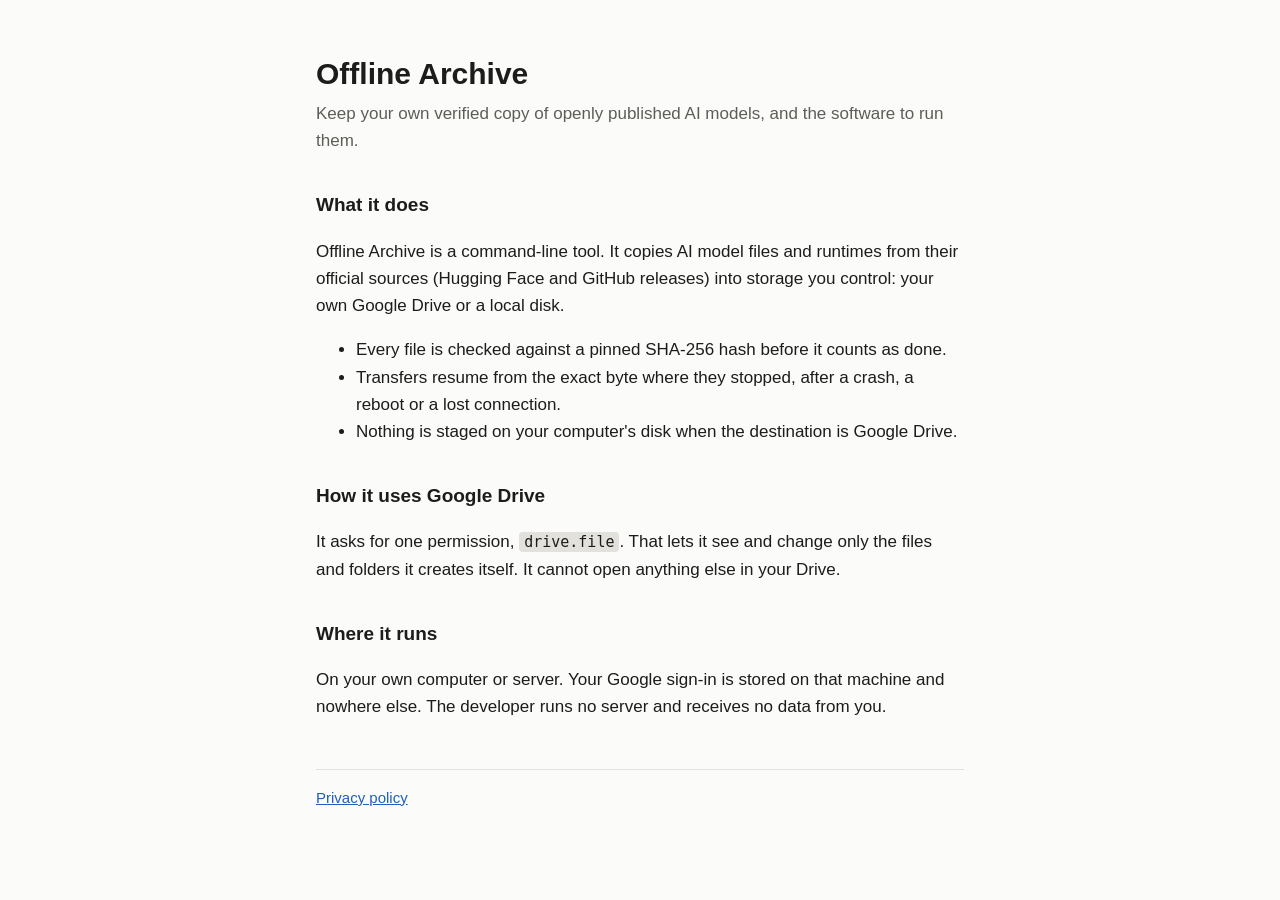
<file: index.html>
<!doctype html>
<html lang="en">
<head>
<meta charset="utf-8">
<meta name="viewport" content="width=device-width, initial-scale=1">
<meta name="google-site-verification" content="BPND_PUq47HKxT-DrK_DInkctqPCqfM7K9QlARKFqPg" />
<title>Offline Archive</title>
<meta name="description" content="A command-line tool that copies openly published AI models into storage you control, and proves every byte.">
<link rel="stylesheet" href="style.css">
</head>
<body>
<main>
<h1>Offline Archive</h1>
<p class="lede">Keep your own verified copy of openly published AI models, and the software to run them.</p>

<h2>What it does</h2>
<p>Offline Archive is a command-line tool. It copies AI model files and runtimes from their official sources (Hugging Face and GitHub releases) into storage you control: your own Google Drive or a local disk.</p>
<ul>
<li>Every file is checked against a pinned SHA-256 hash before it counts as done.</li>
<li>Transfers resume from the exact byte where they stopped, after a crash, a reboot or a lost connection.</li>
<li>Nothing is staged on your computer's disk when the destination is Google Drive.</li>
</ul>

<h2>How it uses Google Drive</h2>
<p>It asks for one permission, <code>drive.file</code>. That lets it see and change only the files and folders it creates itself. It cannot open anything else in your Drive.</p>

<h2>Where it runs</h2>
<p>On your own computer or server. Your Google sign-in is stored on that machine and nowhere else. The developer runs no server and receives no data from you.</p>

<footer><a href="privacy.html">Privacy policy</a></footer>
</main>
</body>
</html>
</file>
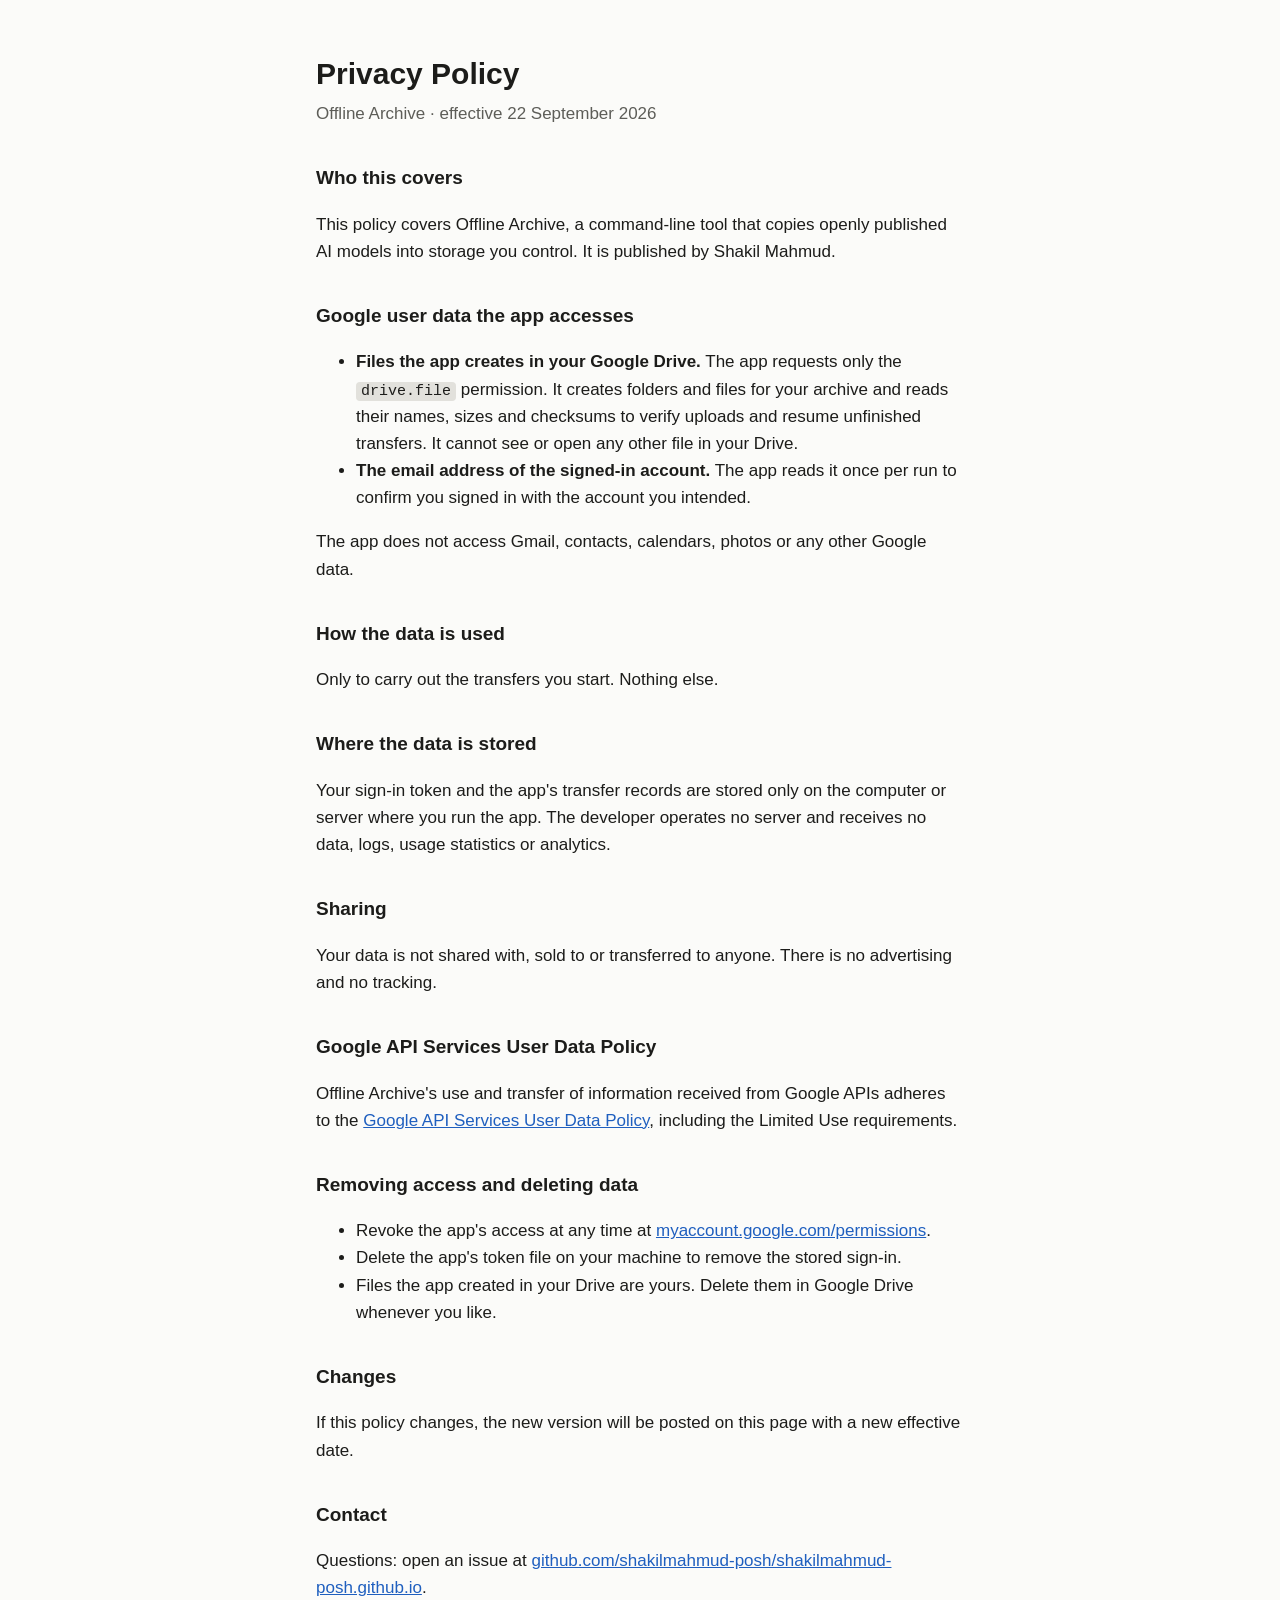
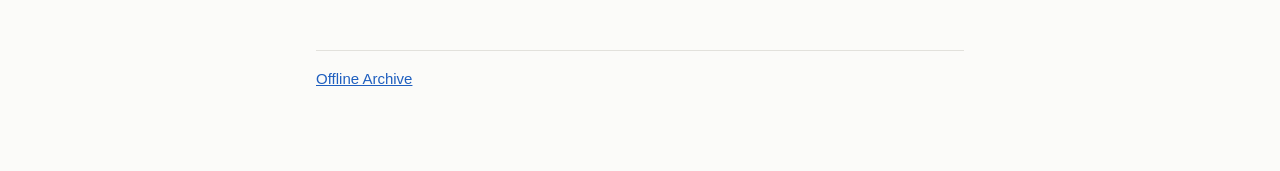
<file: privacy.html>
<!doctype html>
<html lang="en">
<head>
<meta charset="utf-8">
<meta name="viewport" content="width=device-width, initial-scale=1">
<title>Privacy Policy · Offline Archive</title>
<link rel="stylesheet" href="style.css">
</head>
<body>
<main>
<h1>Privacy Policy</h1>
<p class="lede">Offline Archive · effective 22 September 2026</p>

<h2>Who this covers</h2>
<p>This policy covers Offline Archive, a command-line tool that copies openly published AI models into storage you control. It is published by Shakil Mahmud.</p>

<h2>Google user data the app accesses</h2>
<ul>
<li><strong>Files the app creates in your Google Drive.</strong> The app requests only the <code>drive.file</code> permission. It creates folders and files for your archive and reads their names, sizes and checksums to verify uploads and resume unfinished transfers. It cannot see or open any other file in your Drive.</li>
<li><strong>The email address of the signed-in account.</strong> The app reads it once per run to confirm you signed in with the account you intended.</li>
</ul>
<p>The app does not access Gmail, contacts, calendars, photos or any other Google data.</p>

<h2>How the data is used</h2>
<p>Only to carry out the transfers you start. Nothing else.</p>

<h2>Where the data is stored</h2>
<p>Your sign-in token and the app's transfer records are stored only on the computer or server where you run the app. The developer operates no server and receives no data, logs, usage statistics or analytics.</p>

<h2>Sharing</h2>
<p>Your data is not shared with, sold to or transferred to anyone. There is no advertising and no tracking.</p>

<h2>Google API Services User Data Policy</h2>
<p>Offline Archive's use and transfer of information received from Google APIs adheres to the <a href="https://developers.google.com/terms/api-services-user-data-policy">Google API Services User Data Policy</a>, including the Limited Use requirements.</p>

<h2>Removing access and deleting data</h2>
<ul>
<li>Revoke the app's access at any time at <a href="https://myaccount.google.com/permissions">myaccount.google.com/permissions</a>.</li>
<li>Delete the app's token file on your machine to remove the stored sign-in.</li>
<li>Files the app created in your Drive are yours. Delete them in Google Drive whenever you like.</li>
</ul>

<h2>Changes</h2>
<p>If this policy changes, the new version will be posted on this page with a new effective date.</p>

<h2>Contact</h2>
<p>Questions: open an issue at <a href="https://github.com/shakilmahmud-posh/shakilmahmud-posh.github.io/issues">github.com/shakilmahmud-posh/shakilmahmud-posh.github.io</a>.</p>

<footer><a href="index.html">Offline Archive</a></footer>
</main>
</body>
</html>
</file>
<file: style.css>
:root{--bg:#fbfbf9;--fg:#1c1c1a;--muted:#5d5d58;--line:#e2e1dc;--link:#1f5fbf}
@media (prefers-color-scheme:dark){:root{--bg:#141413;--fg:#ecebe6;--muted:#a3a29c;--line:#2d2d2a;--link:#8ab4f8}}
*{box-sizing:border-box}
body{margin:0;background:var(--bg);color:var(--fg);font:17px/1.6 -apple-system,BlinkMacSystemFont,"Segoe UI",Roboto,Helvetica,Arial,sans-serif}
main{max-width:680px;margin:0 auto;padding:56px 16px 80px}
h1{font-size:30px;line-height:1.2;margin:0 0 8px}
h2{font-size:19px;margin:36px 0 8px}
p,li{color:var(--fg)}
.lede{color:var(--muted);margin:0 0 28px}
a{color:var(--link);overflow-wrap:anywhere}
code{font:15px ui-monospace,SFMono-Regular,Menlo,monospace;background:var(--line);padding:1px 5px;border-radius:4px}
footer{margin-top:48px;padding-top:16px;border-top:1px solid var(--line);color:var(--muted);font-size:15px}
</file>
